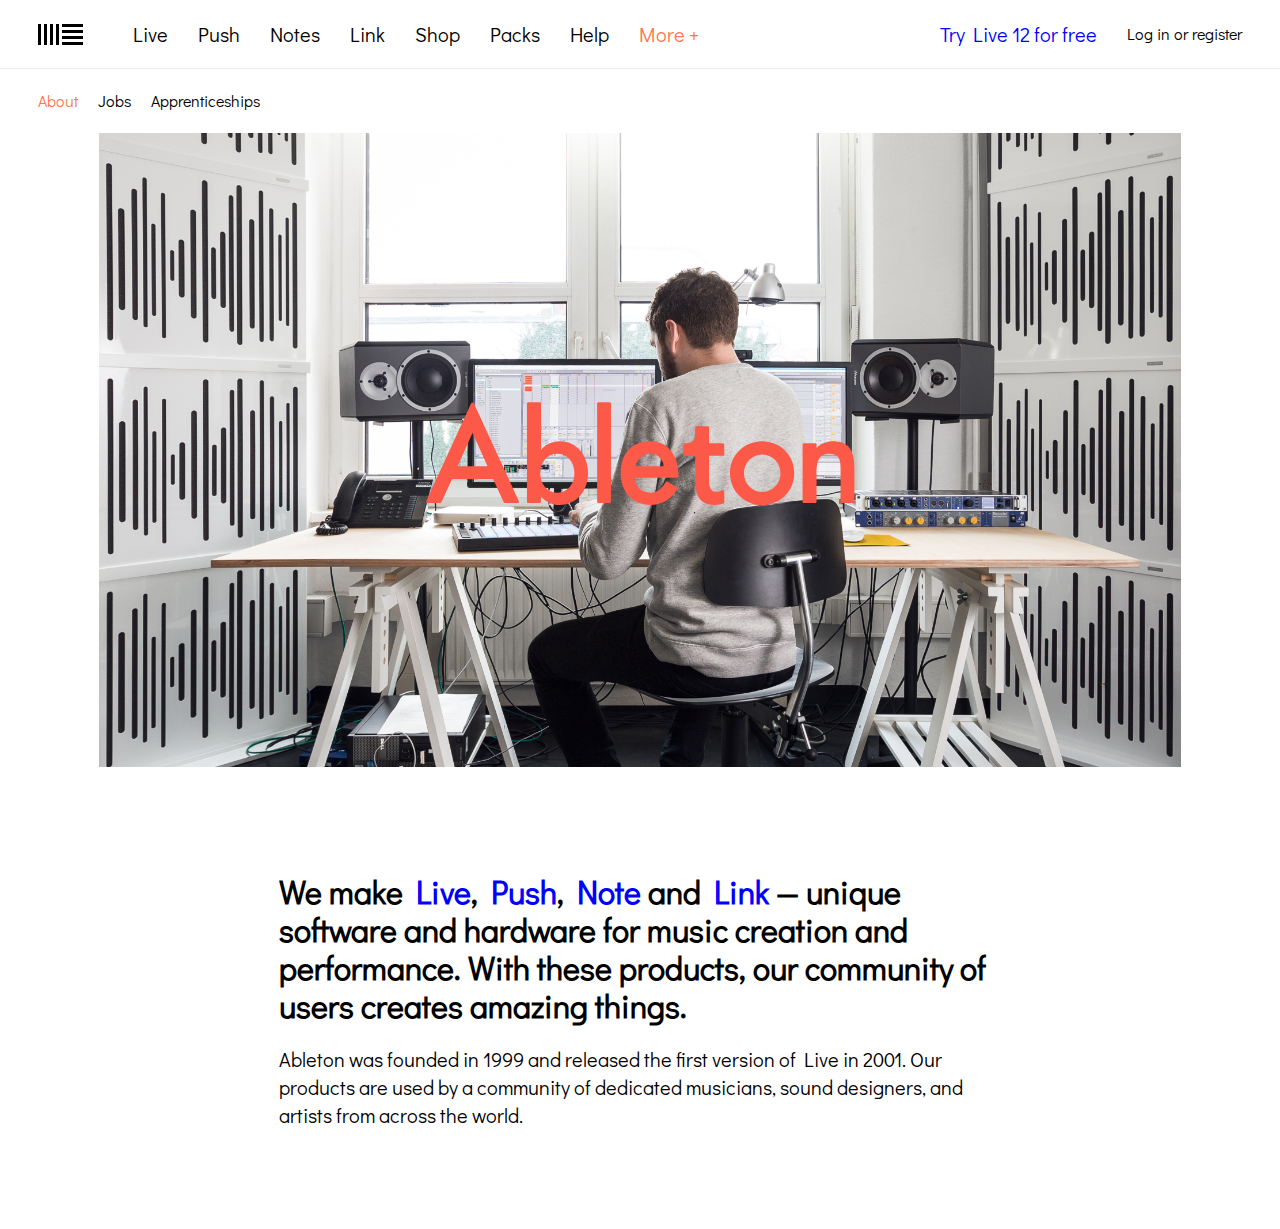
<file: ableton/index.html>
<!DOCTYPE html>
<html lang="en">
	<head>
		<meta charset="UTF-8" />
		<meta name="viewport" content="width=device-width, initial-scale=1.0" />

		<!-- Google's Font -->
		<link rel="preconnect" href="https://fonts.googleapis.com" />
		<link rel="preconnect" href="https://fonts.gstatic.com" crossorigin />
		<link
			href="https://fonts.googleapis.com/css2?family=Didact+Gothic&family=Nunito+Sans:ital,opsz,wght@0,6..12,200..1000;1,6..12,200..1000&display=swap"
			rel="stylesheet"
		/>
		<link
			rel="stylesheet"
			href="https://fonts.googleapis.com/css2?family=Material+Symbols+Outlined:opsz,wght,FILL,GRAD@24,400,0,0"
		/>

		<link rel="stylesheet" href="./styles.css" />

		<title>Learn more about Ableton</title>
	</head>
	<body>
		<header>
			<div
				id="primary-nav"
				class="primary-navigation-container"
				style="background-color: white"
			>
				<!-- logo -->
				<h1>
					<a href="#">
						<svg
							id="svgLogo"
							role="img"
							aria-label="Logo Ableton"
							xmlns="http://www.w3.org/2000/svg"
							width="45"
							height="21"
							viewBox="0 0 45 21"
						>
							<path
								d="M0 0h3v21H0zM6 0h3v21H6zM12 0h3v21h-3zM18 0h3v21h-3zM24 18h21v3H24zM24 12h21v3H24zM24 6h21v3H24zM24 0h21v3H24z"
							></path>
						</svg>
					</a>
				</h1>

				<button id="menuBtn">
					<span>Menu</span>
					<span id="menuIcon" class="material-symbols-outlined">
						arrow_drop_down
					</span>
				</button>

				<nav id="menu" class="menu-closed">
					<ul>
						<li><a href="#">Live</a></li>
						<li><a href="#">Push</a></li>
						<li><a href="#">Notes</a></li>
						<li><a href="#">Link</a></li>
						<li><a href="#">Shop</a></li>
						<li><a href="#">Packs</a></li>
						<li><a href="#">Help</a></li>
						<li><a href="#">More +</a></li>
					</ul>

					<ul>
						<li><a href="#">Try Live 12 for free</a></li>
						<li><a href="#">Log in or register</a></li>
					</ul>
				</nav>
			</div>

			<!-- secondary navigation -->
			<nav class="secondary-navigation">
				<ul>
					<li><a href="#">About</a></li>
					<li><a href="#">Jobs</a></li>
					<li><a href="#">Apprenticeships</a></li>
				</ul>
			</nav>
		</header>

		<main>
			<!-- hero section -->
			<section class="hero-container">
				<div class="image-container">
					<svg
						class="hero-title"
						with="430px"
						height="104px"
						viewBox="0 0 430 104"
					>
						<title>Ableton</title>
						<g fill="#FD5948">
							<path
								d="M32.6204615,65.1749841 L47.5563462,31.7794286 L62.5038077,65.1749841 L32.6204615,65.1749841 L32.6204615,65.1749841 Z M93.8623846,100.13219 C86.5871154,84.2631111 78.9777692,67.7271111 71.3717308,51.1878095 C63.7656923,34.6567619 56.1629615,18.1306667 48.8810769,2.24342857 C48.6313462,1.7944127 48.1550385,1.51873016 47.6076154,1.51873016 C47.0535769,1.51873016 46.5326154,1.80101587 46.2134231,2.27644444 L1.24534615,100.156952 C1.08823077,100.634032 1.13619231,101.121016 1.38923077,101.467683 C1.63565385,101.807746 2.05407692,101.994286 2.57007692,101.994286 L15.2071154,101.994286 C15.6916923,101.994286 16.1431923,101.688889 16.5467308,101.073143 L26.9097308,78.3235556 L68.2145385,78.3235556 L68.2806923,78.4688254 C69.7145769,81.6614603 71.2427308,84.9779048 72.7245769,88.1870476 C74.7009231,92.4791111 76.7483846,96.9147937 78.5924231,101.10946 C78.9777692,101.695492 79.4176923,101.994286 79.9155,101.994286 L92.5459231,101.994286 C93.0635769,101.994286 93.4853077,101.807746 93.7300769,101.467683 C93.9831154,101.116063 94.0310769,100.629079 93.8623846,100.13219 Z M131.990154,91.6751746 C121.000346,91.6751746 115.246615,81.7786667 115.246615,72.0043175 C115.246615,62.6525714 121.117769,52.7147937 131.990154,52.7147937 C142.230769,52.7147937 149.382,60.6468571 149.382,72.0043175 C149.382,81.7968254 144.002038,91.6751746 131.990154,91.6751746 Z M134.6975,40.3420952 C127.597538,40.3420952 121.455154,43.0840635 116.445654,48.4970159 L116.020615,48.9559365 L116.020615,2.52571429 C116.020615,2.01066667 115.349154,1.35860317 114.595,1.35860317 L103.375308,1.35860317 C102.616192,1.35860317 101.941423,2.01066667 101.941423,2.52571429 L101.941423,100.698413 C101.941423,101.428063 102.573192,101.994286 103.375308,101.994286 L114.461038,101.994286 C115.264808,101.994286 115.891615,101.428063 115.891615,100.698413 L115.891615,95.463746 L116.315,95.896254 C121.284808,101.000508 127.802615,103.924063 134.186462,103.924063 C154.034269,103.924063 163.070885,87.247746 163.070885,71.7484444 C163.070885,56.5215238 153.127962,40.3420952 134.6975,40.3420952 Z M184.660192,1.35860317 L173.574462,1.35860317 C172.815346,1.35860317 172.142231,2.01066667 172.142231,2.52571429 L172.142231,100.698413 C172.142231,101.428063 172.770692,101.994286 173.574462,101.994286 L184.660192,101.994286 C185.287,101.994286 185.958462,101.475937 185.958462,100.698413 L185.958462,2.52571429 C185.958462,2.03542857 185.305192,1.35860317 184.660192,1.35860317 Z M210.465154,65.1749841 L210.554462,64.8629841 C212.320769,58.6989206 217.836346,52.4589206 224.966077,52.4589206 C232.990538,52.4589206 237.609731,58.8673016 239.255308,64.8629841 L239.338,65.1749841 L210.465154,65.1749841 Z M224.966077,40.3420952 C206.912692,40.3420952 195.702923,52.6702222 195.702923,72.5210159 C195.702923,91.0099048 207.843808,103.924063 225.230692,103.924063 C236.9945,103.924063 246.973808,97.9250794 252.600192,87.4606984 L252.694462,87.2791111 C252.754,86.8631111 252.492692,86.4421587 251.887385,85.9617778 L242.510077,80.7106032 C241.805538,80.3078095 241.266385,80.3936508 240.761962,81.0308571 C237.024269,87.0546032 233.503231,91.6751746 225.354731,91.6751746 C216.546346,91.6751746 210.179038,85.7950476 209.515846,77.0408889 L209.494346,76.7784127 L252.041192,76.7784127 C252.730846,76.7784127 253.471769,76.4119365 253.471769,75.6063492 L253.471769,73.8102857 C253.471769,58.3704127 246.009615,40.3420952 224.966077,40.3420952 Z M297.834538,42.1398095 L284.053038,42.1398095 L284.053038,26.4539683 C284.053038,25.7325714 283.555231,25.2868571 282.7465,25.2868571 L271.665731,25.2868571 C270.954577,25.2868571 270.235154,25.6450794 270.235154,26.4539683 L270.235154,33.0208254 C270.235154,35.9790476 270.235154,42.1398095 261.997346,42.1398095 L259.677,42.1398095 C258.917885,42.1398095 258.243115,42.7951746 258.243115,43.3151746 L258.243115,53.7366349 C258.243115,54.7023492 259.339615,54.7749841 259.677,54.7749841 L270.235154,54.7749841 L270.235154,80.0651429 C270.235154,96.3188571 276.301462,103.884444 289.327154,103.884444 C293.114462,103.884444 296.132731,103.427175 298.304231,102.519238 L298.297615,102.469714 C298.816923,102.369016 299.261808,101.707048 299.261808,101.424762 L299.261808,90.4915556 C299.261808,89.8543492 298.608538,89.3161905 297.834538,89.3161905 C297.555038,89.3161905 297.062192,89.487873 296.891846,89.5572063 C295.315731,90.1828571 293.688346,90.8349206 291.351462,90.8349206 C290.818923,90.8349206 290.258269,90.8019048 289.682731,90.7325714 C283.998462,89.4697143 284.031538,82.0097778 284.053038,77.0755556 L284.053038,54.7749841 L297.834538,54.7749841 C298.168615,54.7749841 299.261808,54.7023492 299.261808,53.7366349 L299.261808,43.3151746 C299.261808,42.7951746 298.588692,42.1398095 297.834538,42.1398095 Z M337.118346,90.9092063 C327.102654,90.9092063 318.954154,82.4819048 318.954154,72.1297778 C318.954154,61.8552381 327.102654,53.4906667 337.118346,53.4906667 C347.272962,53.4906667 355.538885,61.8552381 355.538885,72.1297778 C355.538885,82.4819048 347.272962,90.9092063 337.118346,90.9092063 Z M337.118346,40.3420952 C319.112923,40.3420952 305.010577,54.3028571 305.010577,72.1297778 C305.010577,89.9583492 319.112923,103.924063 337.118346,103.924063 C355.123769,103.924063 369.227769,89.9583492 369.227769,72.1297778 C369.227769,54.3028571 355.123769,40.3420952 337.118346,40.3420952 Z M407.623462,40.3420952 C401.669615,40.3420952 395.856346,42.6697143 392.075654,46.5721905 L391.680385,46.9815873 L391.529885,43.3168254 C391.529885,42.791873 390.855115,42.1398095 390.092692,42.1398095 L379.008615,42.1398095 C378.2495,42.1398095 377.578038,42.791873 377.578038,43.3069206 L377.578038,100.698413 C377.578038,101.428063 378.2065,101.994286 379.008615,101.994286 L390.092692,101.994286 C390.898115,101.994286 391.529885,101.428063 391.529885,100.698413 L391.529885,74.4507937 C391.529885,64.7688889 391.529885,52.7180952 404.272769,52.7180952 C414.749885,52.7180952 415.603269,59.5886984 415.603269,67.8905397 L415.603269,100.698413 C415.603269,101.428063 416.231731,101.994286 417.032192,101.994286 L428.121231,101.994286 C428.888615,101.994286 429.422808,101.464381 429.422808,100.698413 L429.422808,66.4708571 C429.422808,48.399619 422.699923,40.3420952 407.623462,40.3420952 Z"
								id="Fill-9"
								sketch:type="MSShapeGroup"
							></path>
						</g>
					</svg>
					<img src="./assets/hero.jpg" alt="Ableton" />
				</div>

				<div class="text-container">
					<h2 >
						We make <span>Live</span>, <span>Push</span>, <span>Note</span> and
						<span>Link</span> — unique software and hardware for music creation
						and performance. With these products, our community of users creates
						amazing things.
					</h2>

					<p>
						Ableton was founded in 1999 and released the first version of Live
						in 2001. Our products are used by a community of dedicated
						musicians, sound designers, and artists from across the world.
					</p>
				</div>
			</section>
		</main>

		<script>
			if (window.innerWidth < 1024) {
				const menuBtn = document.querySelector('#menuBtn');
				const menu = document.querySelector('#menu');
				const menuIcon = document.querySelector('#menuIcon');

				const navbar = document.querySelector('#primary-nav');
				const svgLogo = document.querySelector('#svgLogo');

				menuBtn.addEventListener('click', (e) => {
					if (menu.classList.contains('menu-open')) {
						navbar.style.backgroundColor = '#fff';
						navbar.style.color = '#000';

						menu.classList.replace('menu-open', 'menu-closed');
						menuBtn.style.color = '#000';
						menuIcon.innerHTML = 'arrow_drop_down';
						svgLogo.setAttribute('fill', 'black');
					} else {
						navbar.style.backgroundColor = '#0000ff';
						navbar.style.color = '#fff';
						menuBtn.style.color = '#fff';

						menu.classList.replace('menu-closed', 'menu-open');
						menuIcon.innerHTML = 'arrow_drop_up';
						svgLogo.setAttribute('fill', 'white');
					}
				});
			}
		</script>
	</body>
</html>
</file>
<file: ableton/styles.css>
*,
*::before,
*::after {
	margin: 0;
	padding: 0;
	box-sizing: border-box;
}

a,
a:focus,
a:hover {
	color: inherit;
	text-decoration: inherit;
}

ul,
ol {
	list-style: none;
}

img {
	width: 100%;
}

button {
	border: none;
	background-color: transparent;
}

:root {
	/* font-sizes */
	--base-font-size: 14px;
	--base-line-height: 22px;

	/* colors */
	--light-yellow: #fbffa7;
	--bright-orange-red: #ff764d;
	--soft-light-blue: #b1c5ff;
	--light-lavender: #d5b3ff;
	--light-mint-green: #b6ffc0;
	--pure-blue: #0000ff;

	--border-light-gray: #ececec;
}

body {
	font-family: 'Didact Gothic', sans-serif;
	font-weight: 400;

	font-size: var(--base-font-size);
	line-height: var(--base-line-height);
}

/* Primary Navigation */

header .primary-navigation-container {
	padding: 15px 3%;

	display: flex;
	align-items: center;
	gap: 30px;

	position: relative;
	z-index: 3;
	border-bottom: 1px solid var(--border-light-gray);
}

@media (max-width: 1024px) {
	header .primary-navigation-container button {
		display: flex;
		align-items: center;
		gap: 4px;
	}

	header .primary-navigation-container nav.menu-closed {
		display: none;
		transition: display 1s ease;
	}

	header .primary-navigation-container nav.menu-open {
		position: fixed;
		top: 50px;
		left: 0;
		right: 0;
		bottom: 0;

		transition: bottom 1s ease; /* Transition effect */

		background-color: var(--pure-blue);
		z-index: 2;
	}

	header .primary-navigation-container nav.menu-open {
		padding-left: 3%;
	}

	header .primary-navigation-container nav.menu-open ul > li > a {
		font-size: 18px;
		line-height: 26px;
	}
	header .primary-navigation-container nav.menu-open ul > li {
		margin-top: 0.25rem;
	}

	header .primary-navigation-container nav.menu-open ul {
		margin-top: 1.5rem;
	}
}

@media (min-width: 1024px) {
	header .primary-navigation-container {
		padding: 20px 3%;
		gap: 50px;
	}

	header .primary-navigation-container button {
		display: none;
	}

	header .primary-navigation-container nav {
		width: 100%;
		display: flex;
		align-items: center;
		justify-content: space-between;
	}

	header .primary-navigation-container nav > ul {
		display: flex;
		align-items: center;
		gap: 30px;
	}

	header .primary-navigation-container nav > ul > li {
		font-size: 20px;
		line-height: 28px;
		font-weight: 500;
	}

	header .primary-navigation-container nav > ul:first-child > li:last-child {
		color: var(--bright-orange-red);
	}

	header .primary-navigation-container nav > ul:last-child > li:first-child {
		color: var(--pure-blue);
	}

	header .primary-navigation-container nav > ul:last-child > li:last-child {
		font-size: 16px;
		line-height: 24px;
	}
}

/* Secondary Navigation */

header > nav.secondary-navigation {
	padding: 15px 3%;
}

header > nav.secondary-navigation > ul {
	display: flex;
	align-items: center;
	gap: 20px;
}

header > nav.secondary-navigation > ul > li:first-child {
	color: var(--bright-orange-red);
}

@media (min-width: 1024px) {
	header > nav.secondary-navigation {
		padding: 20px 3%;
	}

	header > nav.secondary-navigation > ul > li {
		font-size: 16px;
		line-height: 24px;
		font-weight: 500;
	}
}

/********************************  content ********************************/

/* Hero section */
section.hero-container {
	padding: 0 3%;
}

section.hero-container > .image-container {
	position: relative;
}

section.hero-container > .image-container > .hero-title {
	width: 60%;

	position: absolute;
	top: 50%;
	left: 50%;
	transform: translate(-50%, -50%);
}

section.hero-container .image-container > img {
	height: 90dvh;
	object-fit: cover;
}

section.hero-container > .text-container {
	margin: 2rem auto;
}

section.hero-container > .text-container > h2 {
	font-size: 22px;
	line-height: 30px;
}

section.hero-container > .text-container > h2 span {
	color: var(--pure-blue);
}

section.hero-container > .text-container p {
	margin-top: 1.25rem;
	font-size: 16px;
	line-height: 24px;
}

@media (min-width: 1024px) {
	section.hero-container .image-container {
		padding: 0 5%;
	}

	section.hero-container .image-container > img {
		height: auto;
	}

	section.hero-container > .text-container {
		width: 60%;
		margin: 100px auto;
	}

	section.hero-container > .text-container > h2 {
		font-size: 32px;
		line-height: 38px;
	}

	section.hero-container > .text-container p {
		font-size: 20px;
		line-height: 28px;
	}
}
</file>
